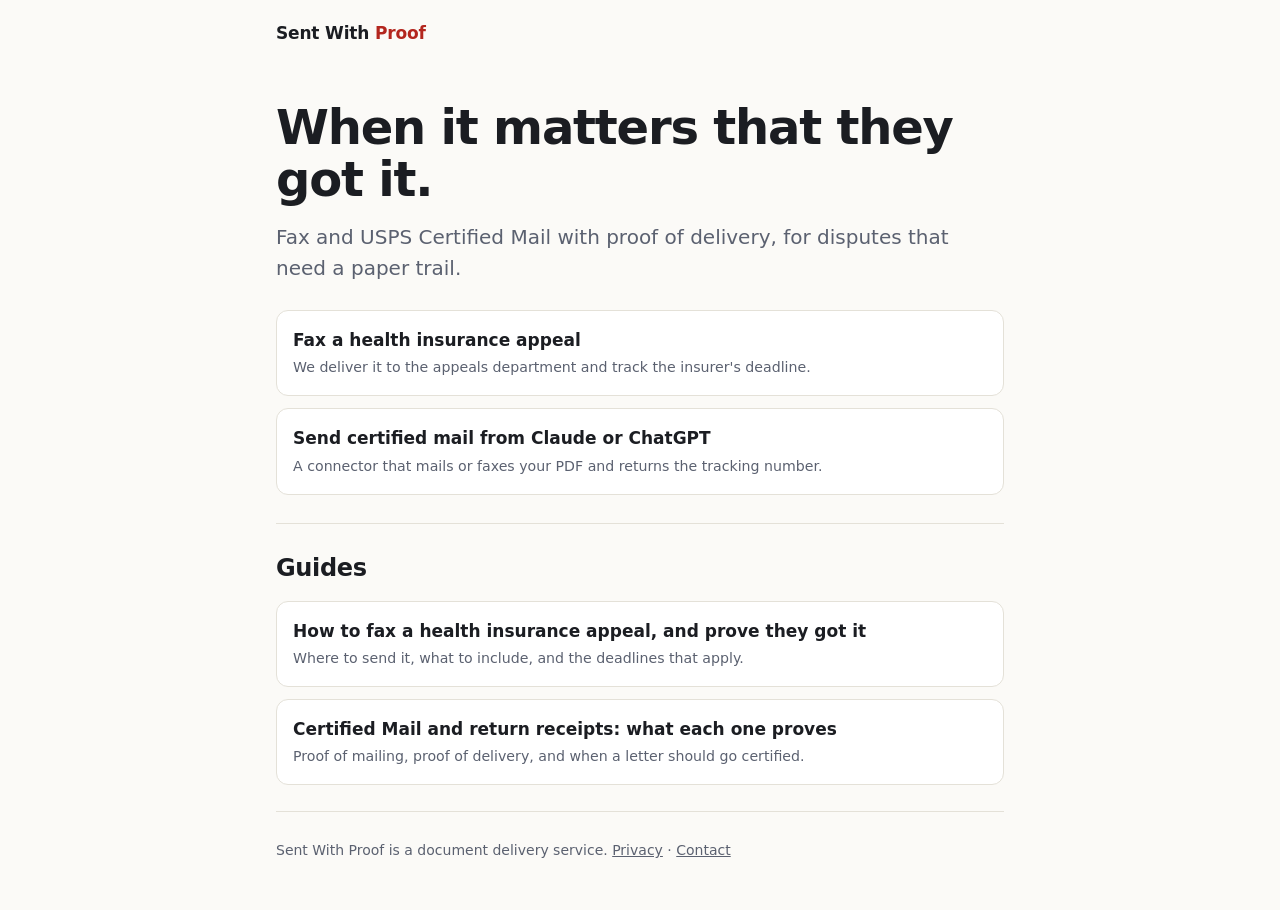
<file: index.html>
<!doctype html>
<html lang="en">
<head>
<meta charset="utf-8">
<meta name="viewport" content="width=device-width, initial-scale=1">
<title>Sent With Proof: fax and certified mail with proof of delivery</title>
<meta name="description" content="Fax and certified mail with proof of delivery, for disputes that need a paper trail.">
<link rel="canonical" href="https://sentwithproof.com/">
<meta property="og:title" content="Sent With Proof">
<meta property="og:description" content="Fax and USPS Certified Mail with proof of delivery, for disputes that need a paper trail.">
<meta property="og:type" content="website">
<link rel="icon" href="favicon.svg" type="image/svg+xml">
<meta property="og:image" content="https://sentwithproof.com/assets/og.png">
<meta name="twitter:card" content="summary_large_image">
<link rel="stylesheet" href="assets/site.css">
<script type="application/ld+json">
{"@context": "https://schema.org", "@graph": [{"@type": "Organization", "name": "Sent With Proof", "url": "https://sentwithproof.com/", "email": "hello@sentwithproof.com", "logo": "https://sentwithproof.com/assets/og.png"}, {"@type": "WebSite", "name": "Sent With Proof", "url": "https://sentwithproof.com/"}]}
</script>
<script src="assets/config.js"></script>
</head>
<body data-variant="home">
<div class="wrap">
  <header class="top">
    <a class="brand" href="./">Sent With <span>Proof</span></a>
  </header>
  <main>
    <div class="hero">
      <h1>When it matters that they got it.</h1>
      <p class="lede">Fax and USPS Certified Mail with proof of delivery, for disputes that need a paper trail.</p>
      <div class="cards">
        <a href="appeal/"><b>Fax a health insurance appeal</b><small>We deliver it to the appeals department and track the insurer's deadline.</small></a>
        <a href="claude/"><b>Send certified mail from Claude or ChatGPT</b><small>A connector that mails or faxes your PDF and returns the tracking number.</small></a>
      </div>
    </div>
    <section>
      <h2>Guides</h2>
      <div class="cards">
        <a href="guides/fax-insurance-appeal/"><b>How to fax a health insurance appeal, and prove they got it</b><small>Where to send it, what to include, and the deadlines that apply.</small></a>
        <a href="guides/certified-mail-return-receipt/"><b>Certified Mail and return receipts: what each one proves</b><small>Proof of mailing, proof of delivery, and when a letter should go certified.</small></a>
      </div>
    </section>
  </main>
  <footer>Sent With Proof is a document delivery service. <a href="privacy/">Privacy</a> · <a href="mailto:hello@sentwithproof.com">Contact</a></footer>
</div>
<script src="assets/site.js"></script>
</body>
</html>
</file>
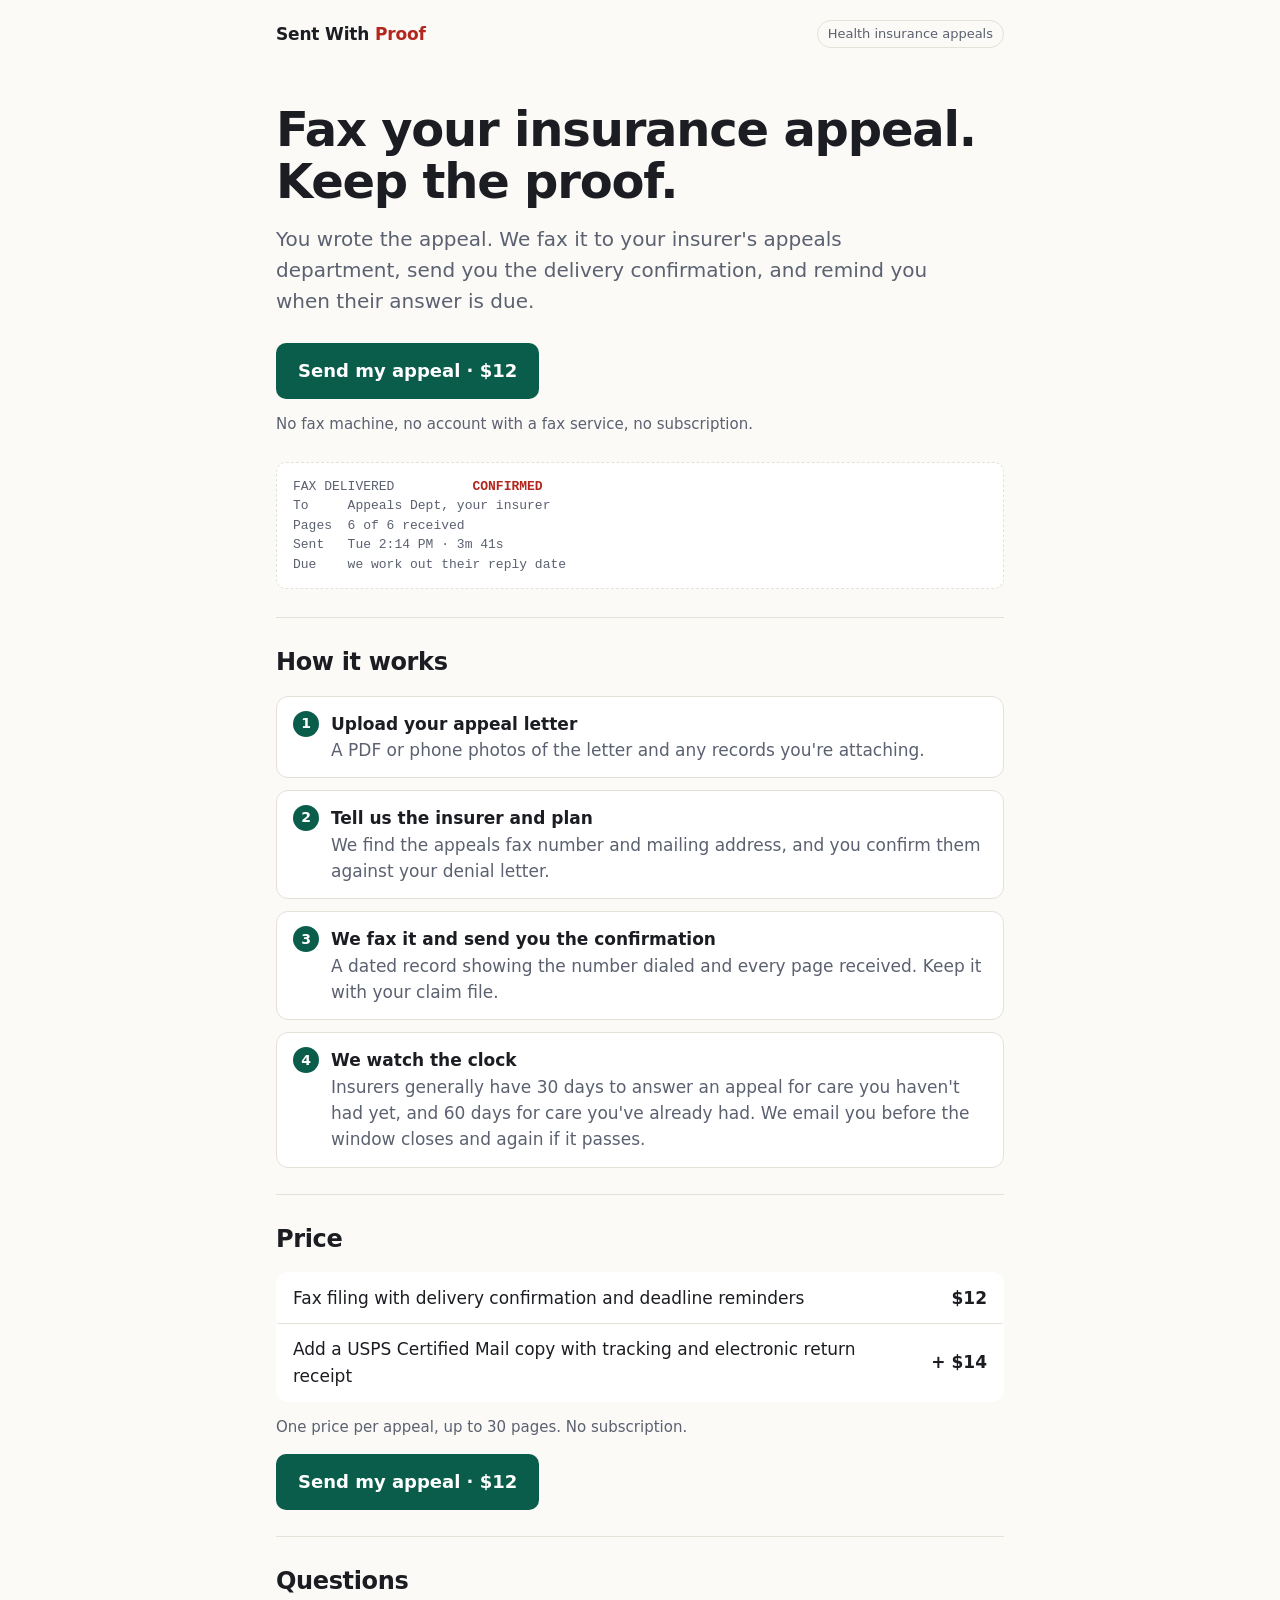
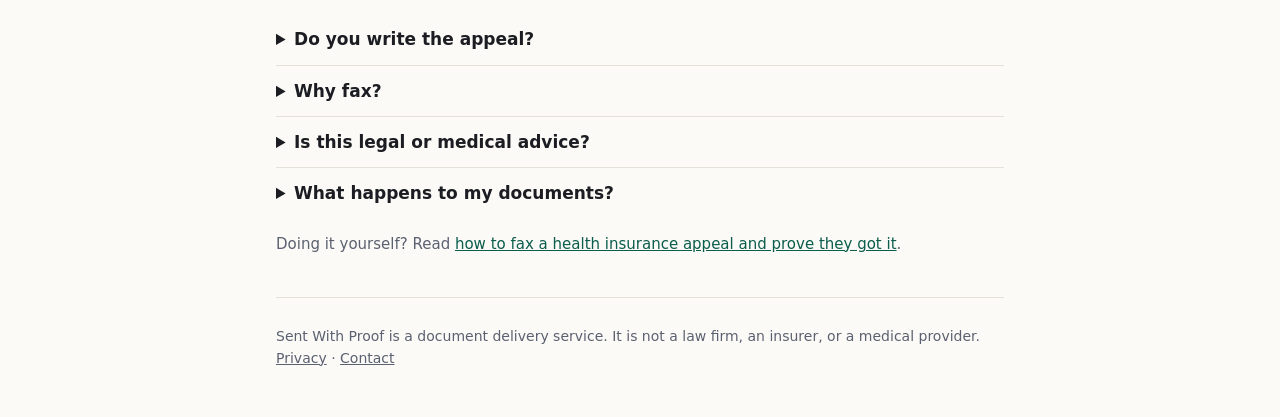
<file: appeal/index.html>
<!doctype html>
<html lang="en">
<head>
<meta charset="utf-8">
<meta name="viewport" content="width=device-width, initial-scale=1">
<title>Fax your insurance appeal, with proof | Sent With Proof</title>
<meta name="description" content="You wrote the appeal. We fax it to your insurer's appeals department, send you the delivery confirmation, and remind you when their answer is due. $12.">
<link rel="canonical" href="https://sentwithproof.com/appeal/">
<meta property="og:title" content="Fax your insurance appeal, with proof">
<meta property="og:description" content="We fax your appeal to the right department, send you the confirmation, and track the insurer's deadline. $12.">
<meta property="og:type" content="website">
<link rel="icon" href="../favicon.svg" type="image/svg+xml">
<meta property="og:image" content="https://sentwithproof.com/assets/og.png">
<meta name="twitter:card" content="summary_large_image">
<link rel="stylesheet" href="../assets/site.css">
<script type="application/ld+json">
{"@context": "https://schema.org", "@type": "FAQPage", "mainEntity": [{"@type": "Question", "name": "Do you write the appeal?", "acceptedAnswer": {"@type": "Answer", "text": "No. This is for people who already have their letter, whether you wrote it yourself, with your doctor's office, or with an AI assistant. We handle delivery and proof."}}, {"@type": "Question", "name": "Why fax?", "acceptedAnswer": {"@type": "Answer", "text": "Most insurers list a fax number for appeals, it arrives the same day, and the confirmation shows the date, time and page count. That record matters if the insurer later says nothing arrived or that you missed the deadline."}}, {"@type": "Question", "name": "Is this legal or medical advice?", "acceptedAnswer": {"@type": "Answer", "text": "No. We are a delivery service. We don't review the merits of your appeal or represent you with your insurer."}}, {"@type": "Question", "name": "What happens to my documents?", "acceptedAnswer": {"@type": "Answer", "text": "They are used to send your appeal and produce your confirmation, and for nothing else. You'll be able to delete them at any time."}}]}
</script>
<script src="../assets/config.js"></script>
</head>
<body data-variant="appeal">
<div class="wrap">
  <header class="top">
    <a class="brand" href="../">Sent With <span>Proof</span></a>
    <span class="tag">Health insurance appeals</span>
  </header>

  <main>
    <div class="hero">
      <h1>Fax your insurance appeal. Keep the proof.</h1>
      <p class="lede">You wrote the appeal. We fax it to your insurer's appeals department, send you the delivery confirmation, and remind you when their answer is due.</p>
      <div class="cta-row">
        <button class="cta" data-cta="hero_send_appeal" data-price="12">Send my appeal · $12</button>
        <span class="cta-note">No fax machine, no account with a fax service, no subscription.</span>
      </div>
      <div class="receipt" aria-label="Example delivery confirmation">FAX DELIVERED          <b>CONFIRMED</b>
To     Appeals Dept, your insurer
Pages  6 of 6 received
Sent   Tue 2:14 PM · 3m 41s
Due    we work out their reply date</div>
    </div>

    <section>
      <h2>How it works</h2>
      <ol class="steps">
        <li><b>Upload your appeal letter</b><span>A PDF or phone photos of the letter and any records you're attaching.</span></li>
        <li><b>Tell us the insurer and plan</b><span>We find the appeals fax number and mailing address, and you confirm them against your denial letter.</span></li>
        <li><b>We fax it and send you the confirmation</b><span>A dated record showing the number dialed and every page received. Keep it with your claim file.</span></li>
        <li><b>We watch the clock</b><span>Insurers generally have 30 days to answer an appeal for care you haven't had yet, and 60 days for care you've already had. We email you before the window closes and again if it passes.</span></li>
      </ol>
    </section>

    <section>
      <h2>Price</h2>
      <table class="price">
        <tr><td>Fax filing with delivery confirmation and deadline reminders</td><td>$12</td></tr>
        <tr><td>Add a USPS Certified Mail copy with tracking and electronic return receipt</td><td>+ $14</td></tr>
      </table>
      <p class="cta-note" style="margin-top:14px">One price per appeal, up to 30 pages. No subscription.</p>
      <div class="cta-row" style="margin-top:8px">
        <button class="cta" data-cta="price_send_appeal" data-price="12">Send my appeal · $12</button>
      </div>
    </section>

    <section>
      <h2>Questions</h2>
      <details>
        <summary>Do you write the appeal?</summary>
        <p>No. This is for people who already have their letter, whether you wrote it yourself, with your doctor's office, or with an AI assistant. We handle delivery and proof.</p>
      </details>
      <details>
        <summary>Why fax?</summary>
        <p>Most insurers list a fax number for appeals, it arrives the same day, and the confirmation shows the date, time and page count. That record matters if the insurer later says nothing arrived or that you missed the deadline.</p>
      </details>
      <details>
        <summary>Is this legal or medical advice?</summary>
        <p>No. We are a delivery service. We don't review the merits of your appeal or represent you with your insurer.</p>
      </details>
      <details>
        <summary>What happens to my documents?</summary>
        <p>They are used to send your appeal and produce your confirmation, and for nothing else. You'll be able to delete them at any time.</p>
      </details>
      <p class="more">Doing it yourself? Read <a href="../guides/fax-insurance-appeal/">how to fax a health insurance appeal and prove they got it</a>.</p>
    </section>
  </main>

  <footer>
    Sent With Proof is a document delivery service. It is not a law firm, an insurer, or a medical provider. <a href="../privacy/">Privacy</a> · <a href="mailto:hello@sentwithproof.com">Contact</a>
  </footer>
</div>

<dialog id="waitlist" aria-labelledby="wl-title">
  <div class="dlg">
    <form id="waitlist-form" novalidate>
      <h3 id="wl-title">We're opening to a first small group</h3>
      <p>We aren't taking payment yet. Leave your email and we'll send your invite, with the first filing free.</p>
      <label for="wl-email">Email</label>
      <input id="wl-email" name="email" type="email" autocomplete="email" required placeholder="you@example.com">
      <input class="hp" name="company" tabindex="-1" autocomplete="off" aria-hidden="true">
      <div class="row">
        <button class="cta" type="submit">Send my invite</button>
        <button class="ghost" type="button" data-close>Not now</button>
      </div>
      <p class="fine">You have not been charged. We'll only email you about this service.</p>
    </form>
    <div id="waitlist-done" hidden>
      <h3>You're on the list</h3>
      <p>We'll email your invite as soon as a spot opens. Nothing has been charged.</p>
      <div class="row"><button class="ghost" type="button" data-close>Close</button></div>
    </div>
  </div>
</dialog>
<script src="../assets/site.js"></script>
</body>
</html>
</file>
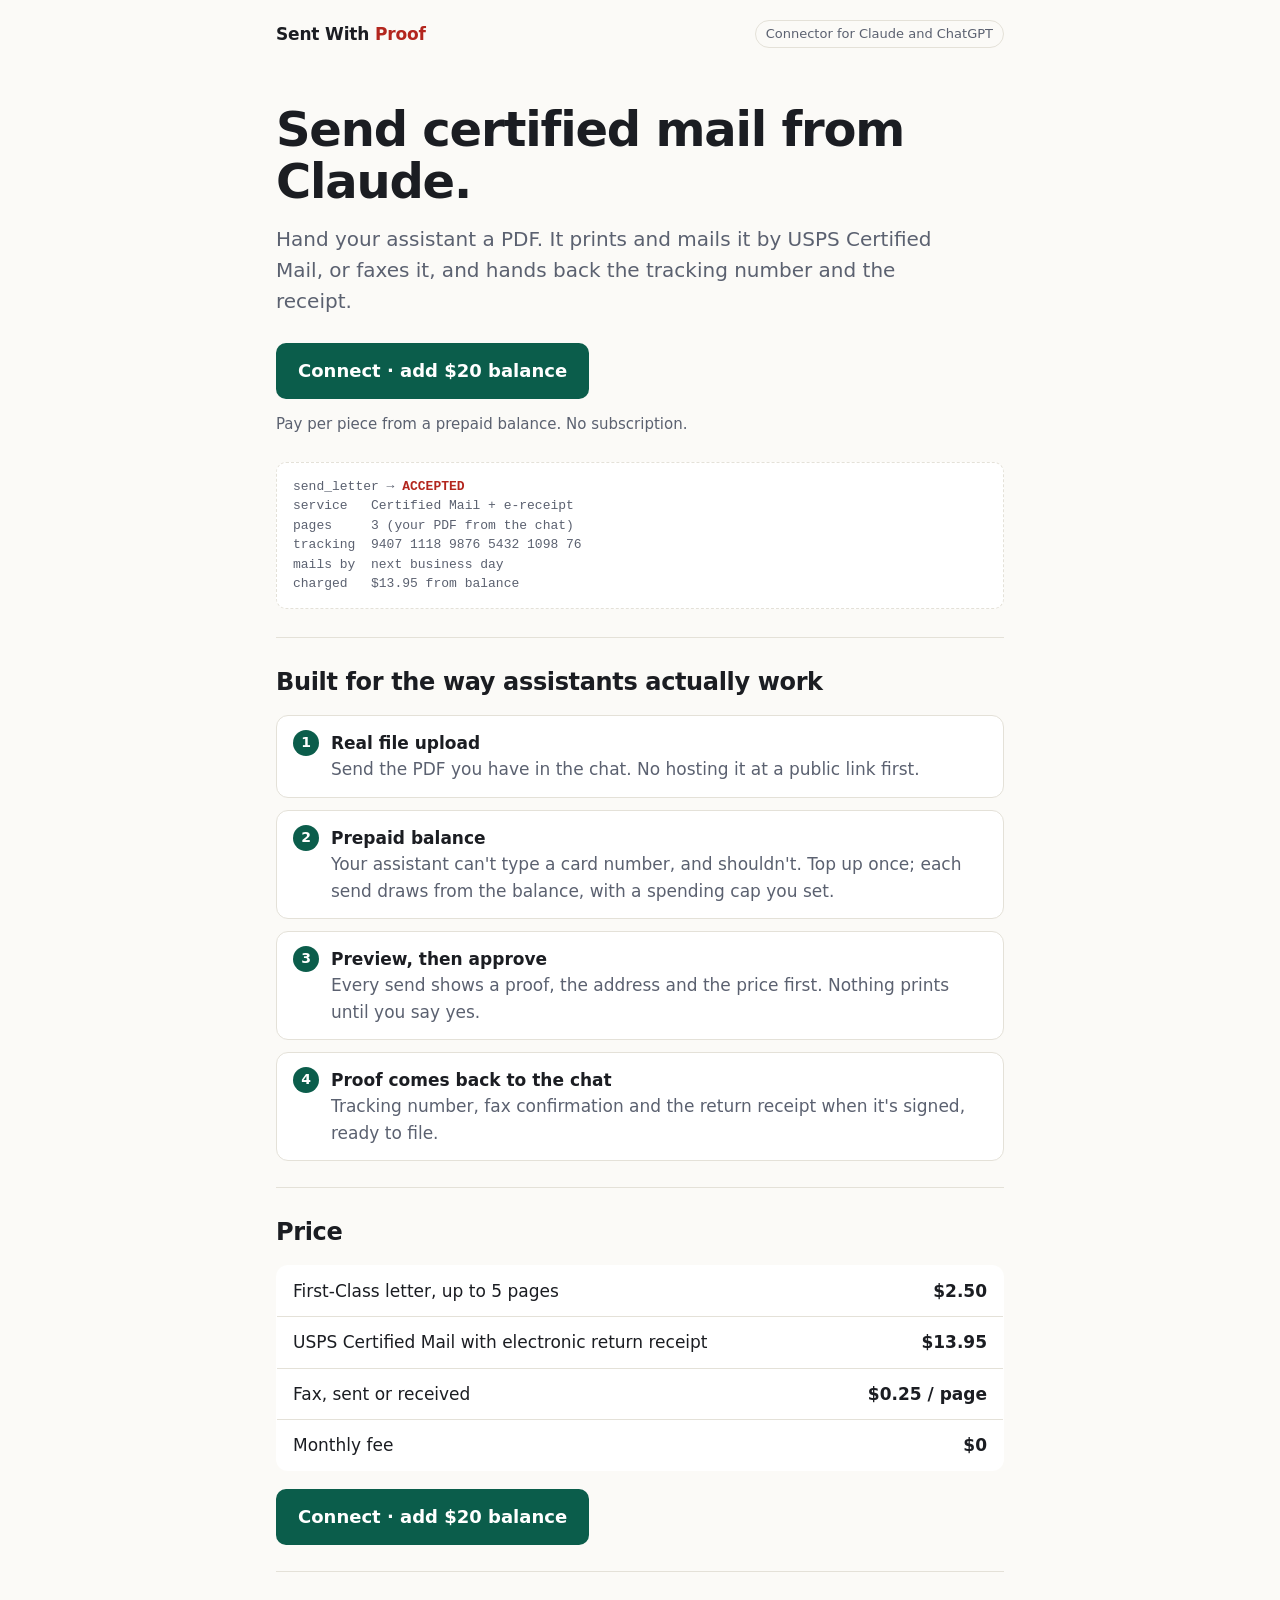
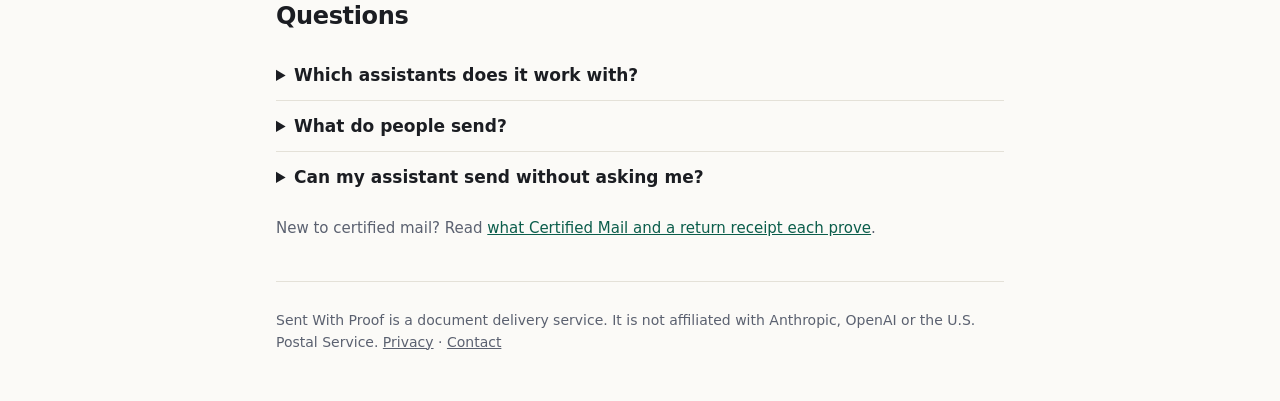
<file: claude/index.html>
<!doctype html>
<html lang="en">
<head>
<meta charset="utf-8">
<meta name="viewport" content="width=device-width, initial-scale=1">
<title>Send certified mail and faxes from Claude | Sent With Proof</title>
<meta name="description" content="A connector for Claude and ChatGPT that prints and mails your PDF by USPS Certified Mail, or faxes it, and hands back the tracking number.">
<link rel="canonical" href="https://sentwithproof.com/claude/">
<meta property="og:title" content="Send certified mail and faxes from Claude">
<meta property="og:description" content="Hand your AI assistant a PDF. It mails or faxes it and returns the tracking number.">
<meta property="og:type" content="website">
<link rel="icon" href="../favicon.svg" type="image/svg+xml">
<meta property="og:image" content="https://sentwithproof.com/assets/og.png">
<meta name="twitter:card" content="summary_large_image">
<link rel="stylesheet" href="../assets/site.css">
<script type="application/ld+json">
{"@context": "https://schema.org", "@type": "FAQPage", "mainEntity": [{"@type": "Question", "name": "Which assistants does it work with?", "acceptedAnswer": {"@type": "Answer", "text": "Any client that supports remote MCP connectors, including Claude, Claude Code and ChatGPT."}}, {"@type": "Question", "name": "What do people send?", "acceptedAnswer": {"@type": "Answer", "text": "Landlord notices, demand letters, billing disputes, cancellation letters, records requests, and anything else where you need to show it was sent and received."}}, {"@type": "Question", "name": "Can my assistant send without asking me?", "acceptedAnswer": {"@type": "Answer", "text": "Not by default. Each send needs your approval unless you set a rule that allows it, and a monthly cap limits the total either way."}}]}
</script>
<script src="../assets/config.js"></script>
</head>
<body data-variant="claude">
<div class="wrap">
  <header class="top">
    <a class="brand" href="../">Sent With <span>Proof</span></a>
    <span class="tag">Connector for Claude and ChatGPT</span>
  </header>

  <main>
    <div class="hero">
      <h1>Send certified mail from Claude.</h1>
      <p class="lede">Hand your assistant a PDF. It prints and mails it by USPS Certified Mail, or faxes it, and hands back the tracking number and the receipt.</p>
      <div class="cta-row">
        <button class="cta" data-cta="hero_connect" data-price="20">Connect · add $20 balance</button>
        <span class="cta-note">Pay per piece from a prepaid balance. No subscription.</span>
      </div>
      <div class="receipt" aria-label="Example tool result">send_letter → <b>ACCEPTED</b>
service   Certified Mail + e-receipt
pages     3 (your PDF from the chat)
tracking  9407 1118 9876 5432 1098 76
mails by  next business day
charged   $13.95 from balance</div>
    </div>

    <section>
      <h2>Built for the way assistants actually work</h2>
      <ol class="steps">
        <li><b>Real file upload</b><span>Send the PDF you have in the chat. No hosting it at a public link first.</span></li>
        <li><b>Prepaid balance</b><span>Your assistant can't type a card number, and shouldn't. Top up once; each send draws from the balance, with a spending cap you set.</span></li>
        <li><b>Preview, then approve</b><span>Every send shows a proof, the address and the price first. Nothing prints until you say yes.</span></li>
        <li><b>Proof comes back to the chat</b><span>Tracking number, fax confirmation and the return receipt when it's signed, ready to file.</span></li>
      </ol>
    </section>

    <section>
      <h2>Price</h2>
      <table class="price">
        <tr><td>First-Class letter, up to 5 pages</td><td>$2.50</td></tr>
        <tr><td>USPS Certified Mail with electronic return receipt</td><td>$13.95</td></tr>
        <tr><td>Fax, sent or received</td><td>$0.25 / page</td></tr>
        <tr><td>Monthly fee</td><td>$0</td></tr>
      </table>
      <div class="cta-row" style="margin-top:18px">
        <button class="cta" data-cta="price_connect" data-price="20">Connect · add $20 balance</button>
      </div>
    </section>

    <section>
      <h2>Questions</h2>
      <details>
        <summary>Which assistants does it work with?</summary>
        <p>Any client that supports remote MCP connectors, including Claude, Claude Code and ChatGPT.</p>
      </details>
      <details>
        <summary>What do people send?</summary>
        <p>Landlord notices, demand letters, billing disputes, cancellation letters, records requests, and anything else where you need to show it was sent and received.</p>
      </details>
      <details>
        <summary>Can my assistant send without asking me?</summary>
        <p>Not by default. Each send needs your approval unless you set a rule that allows it, and a monthly cap limits the total either way.</p>
      </details>
      <p class="more">New to certified mail? Read <a href="../guides/certified-mail-return-receipt/">what Certified Mail and a return receipt each prove</a>.</p>
    </section>
  </main>

  <footer>
    Sent With Proof is a document delivery service. It is not affiliated with Anthropic, OpenAI or the U.S. Postal Service. <a href="../privacy/">Privacy</a> · <a href="mailto:hello@sentwithproof.com">Contact</a>
  </footer>
</div>

<dialog id="waitlist" aria-labelledby="wl-title">
  <div class="dlg">
    <form id="waitlist-form" novalidate>
      <h3 id="wl-title">The connector is in private beta</h3>
      <p>We aren't taking payment yet. Leave your email and we'll send the connector URL with $5 of starting balance.</p>
      <label for="wl-email">Email</label>
      <input id="wl-email" name="email" type="email" autocomplete="email" required placeholder="you@example.com">
      <input class="hp" name="company" tabindex="-1" autocomplete="off" aria-hidden="true">
      <div class="row">
        <button class="cta" type="submit">Send my invite</button>
        <button class="ghost" type="button" data-close>Not now</button>
      </div>
      <p class="fine">You have not been charged. We'll only email you about this service.</p>
    </form>
    <div id="waitlist-done" hidden>
      <h3>You're on the list</h3>
      <p>We'll email the connector URL as soon as a spot opens. Nothing has been charged.</p>
      <div class="row"><button class="ghost" type="button" data-close>Close</button></div>
    </div>
  </div>
</dialog>
<script src="../assets/site.js"></script>
</body>
</html>
</file>
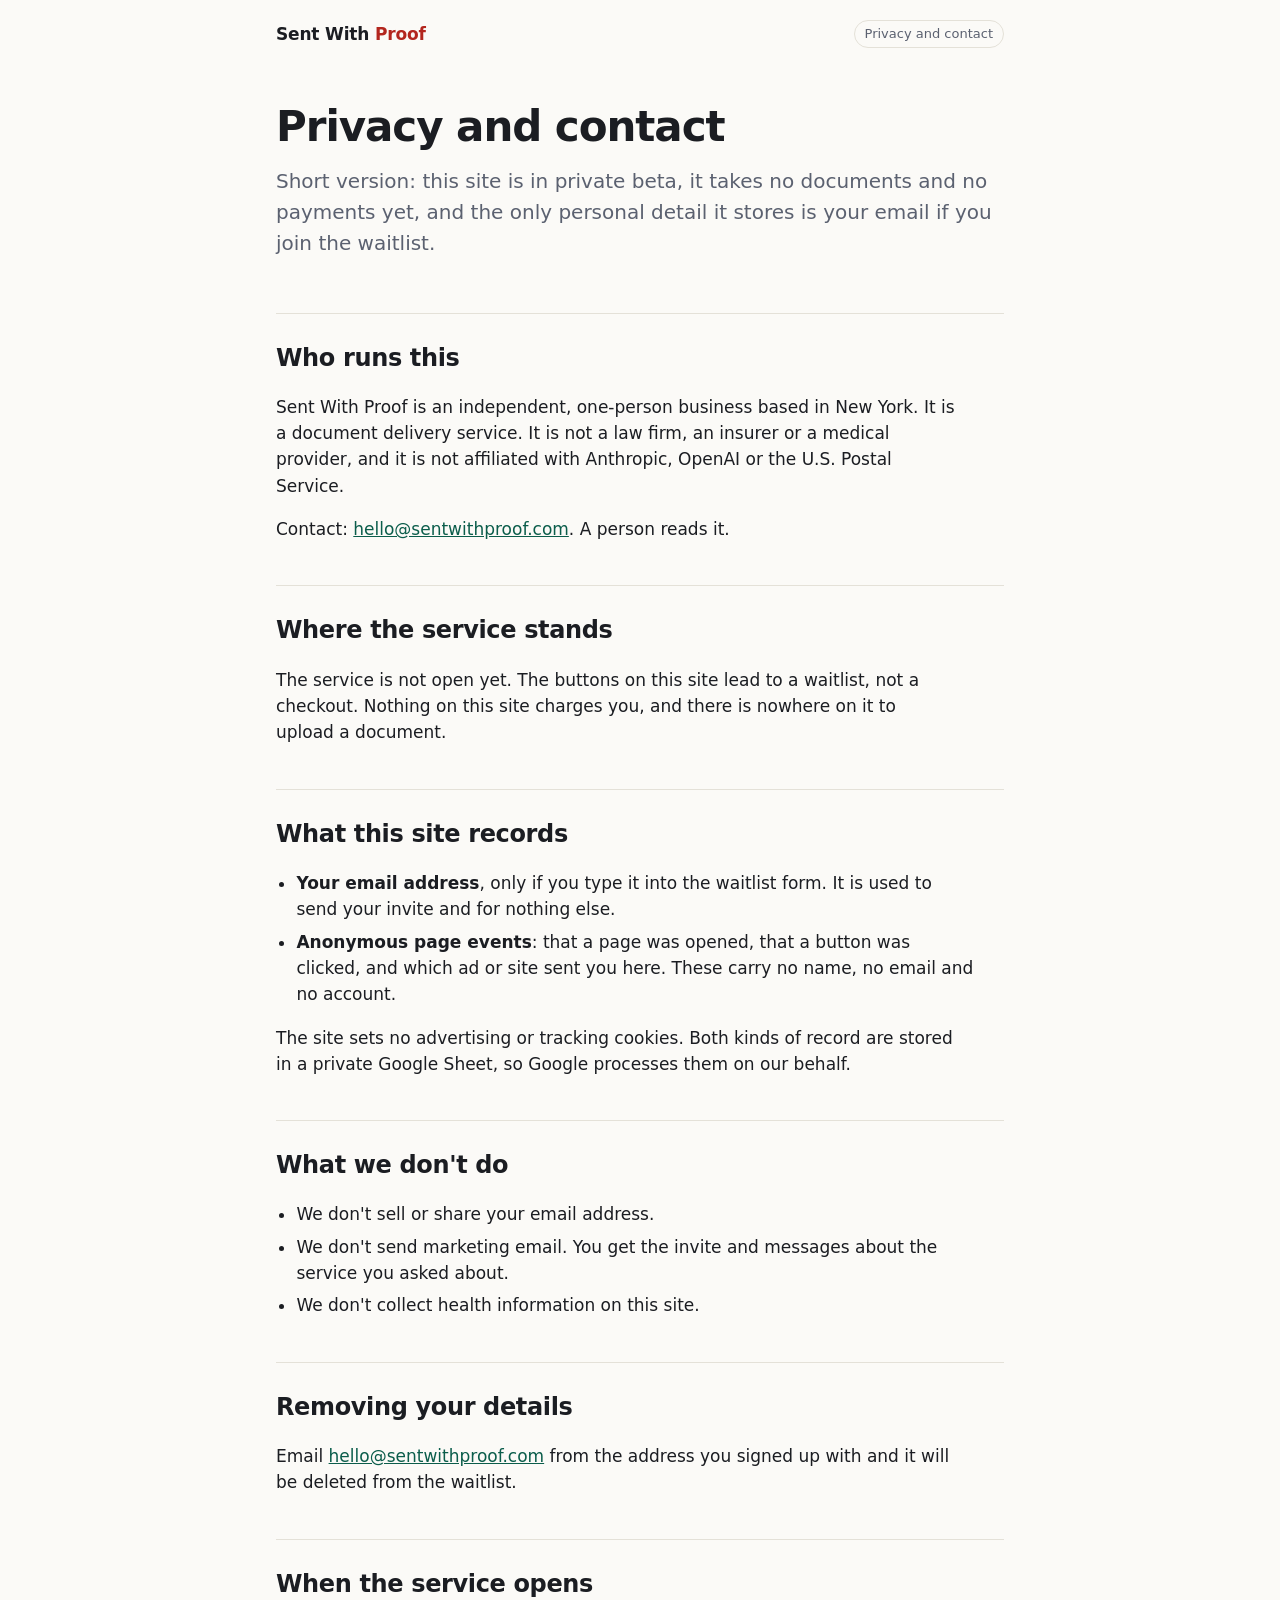
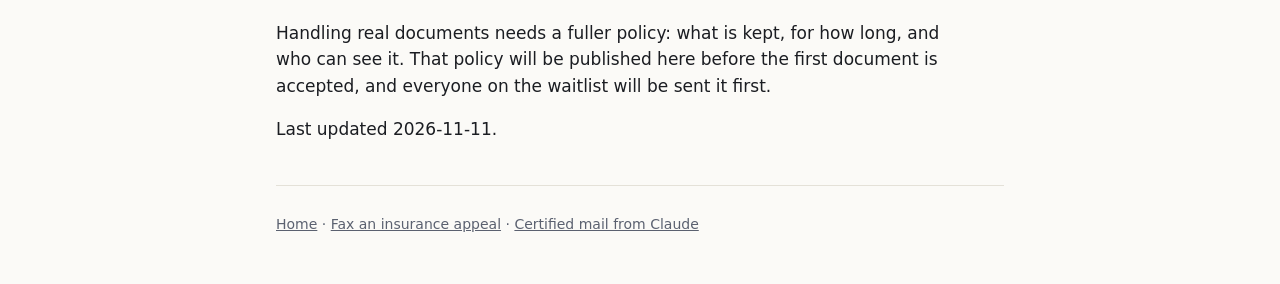
<file: privacy/index.html>
<!doctype html>
<html lang="en">
<head>
<meta charset="utf-8">
<meta name="viewport" content="width=device-width, initial-scale=1">
<title>Privacy and contact | Sent With Proof</title>
<meta name="description" content="What Sent With Proof collects on this site, what it does with it, who runs it and how to reach us.">
<link rel="canonical" href="https://sentwithproof.com/privacy/">
<link rel="icon" href="../favicon.svg" type="image/svg+xml">
<link rel="stylesheet" href="../assets/site.css">
<script src="../assets/config.js"></script>
</head>
<body data-variant="privacy">
<div class="wrap">
  <header class="top">
    <a class="brand" href="../">Sent With <span>Proof</span></a>
    <span class="tag">Privacy and contact</span>
  </header>

  <main class="prose">
    <div class="hero">
      <h1>Privacy and contact</h1>
      <p class="lede">Short version: this site is in private beta, it takes no documents and no payments yet, and the only personal detail it stores is your email if you join the waitlist.</p>
    </div>

    <section>
      <h2>Who runs this</h2>
      <p>Sent With Proof is an independent, one-person business based in New York. It is a document delivery service. It is not a law firm, an insurer or a medical provider, and it is not affiliated with Anthropic, OpenAI or the U.S. Postal Service.</p>
      <p>Contact: <a href="mailto:hello@sentwithproof.com">hello@sentwithproof.com</a>. A person reads it.</p>
    </section>

    <section>
      <h2>Where the service stands</h2>
      <p>The service is not open yet. The buttons on this site lead to a waitlist, not a checkout. Nothing on this site charges you, and there is nowhere on it to upload a document.</p>
    </section>

    <section>
      <h2>What this site records</h2>
      <ul>
        <li><b>Your email address</b>, only if you type it into the waitlist form. It is used to send your invite and for nothing else.</li>
        <li><b>Anonymous page events</b>: that a page was opened, that a button was clicked, and which ad or site sent you here. These carry no name, no email and no account.</li>
      </ul>
      <p>The site sets no advertising or tracking cookies. Both kinds of record are stored in a private Google Sheet, so Google processes them on our behalf.</p>
    </section>

    <section>
      <h2>What we don't do</h2>
      <ul>
        <li>We don't sell or share your email address.</li>
        <li>We don't send marketing email. You get the invite and messages about the service you asked about.</li>
        <li>We don't collect health information on this site.</li>
      </ul>
    </section>

    <section>
      <h2>Removing your details</h2>
      <p>Email <a href="mailto:hello@sentwithproof.com">hello@sentwithproof.com</a> from the address you signed up with and it will be deleted from the waitlist.</p>
    </section>

    <section>
      <h2>When the service opens</h2>
      <p>Handling real documents needs a fuller policy: what is kept, for how long, and who can see it. That policy will be published here before the first document is accepted, and everyone on the waitlist will be sent it first.</p>
      <p>Last updated 2026-11-11.</p>
    </section>
  </main>

  <footer>
    <a href="../">Home</a> · <a href="../appeal/">Fax an insurance appeal</a> · <a href="../claude/">Certified mail from Claude</a>
  </footer>
</div>
<script src="../assets/site.js"></script>
</body>
</html>
</file>
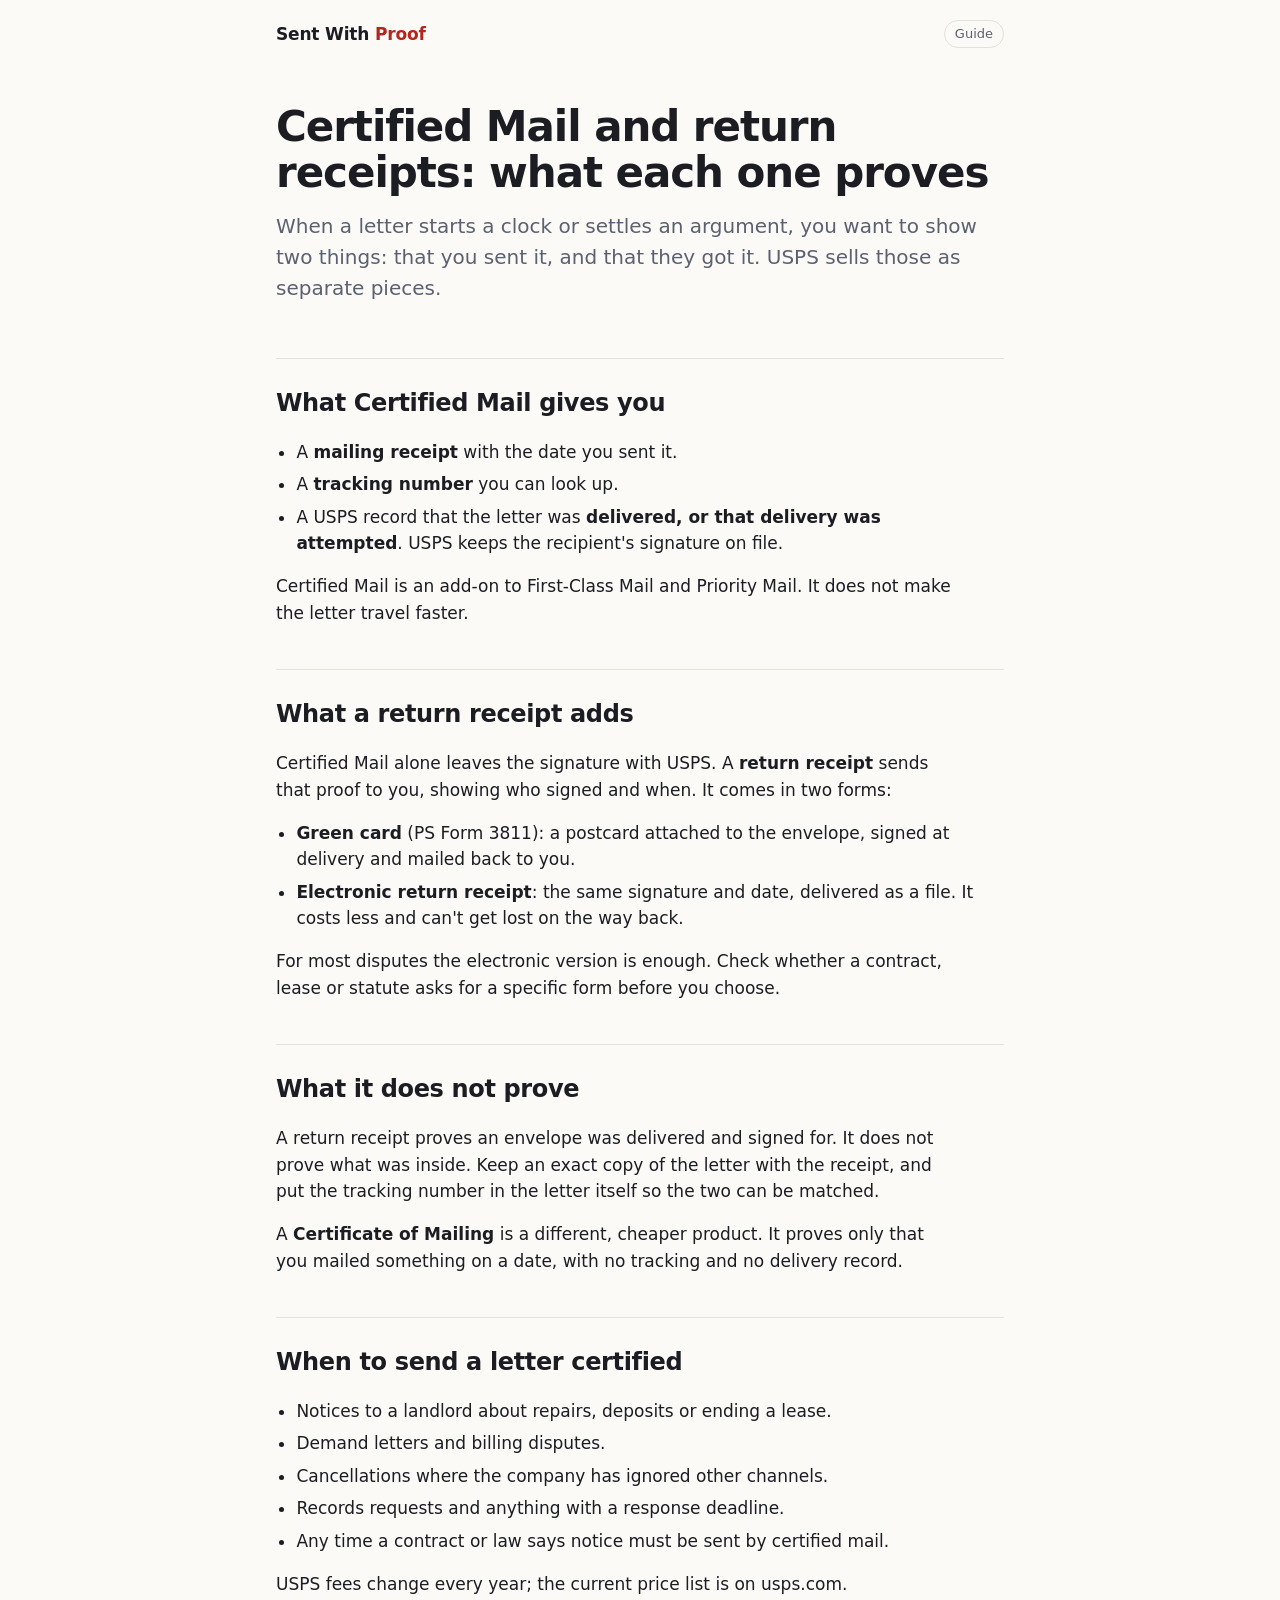
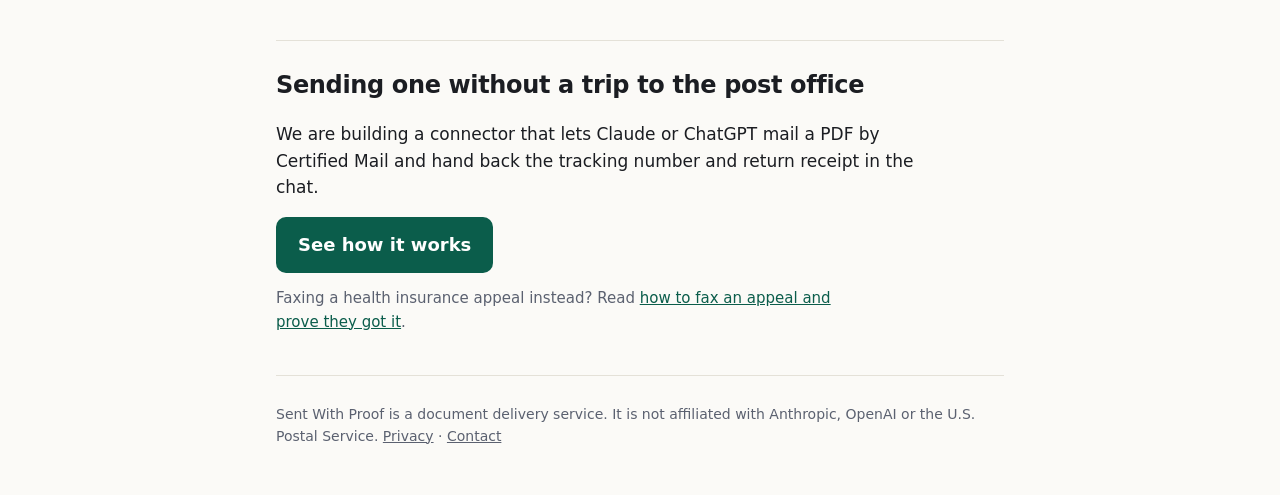
<file: guides/certified-mail-return-receipt/index.html>
<!doctype html>
<html lang="en">
<head>
<meta charset="utf-8">
<meta name="viewport" content="width=device-width, initial-scale=1">
<title>Certified Mail and return receipts: what each one proves | Sent With Proof</title>
<meta name="description" content="What USPS Certified Mail proves, what a return receipt adds, electronic vs. green card, and when a dispute letter should go certified.">
<link rel="canonical" href="https://sentwithproof.com/guides/certified-mail-return-receipt/">
<meta property="og:title" content="Certified Mail and return receipts: what each one proves">
<meta property="og:description" content="Proof of mailing, proof of delivery, and when a letter should go certified.">
<meta property="og:type" content="article">
<meta property="og:image" content="https://sentwithproof.com/assets/og.png">
<link rel="icon" href="../../favicon.svg" type="image/svg+xml">
<link rel="stylesheet" href="../../assets/site.css">
<script src="../../assets/config.js"></script>
<script type="application/ld+json">
{"@context":"https://schema.org","@type":"FAQPage","mainEntity":[
{"@type":"Question","name":"What does USPS Certified Mail prove?","acceptedAnswer":{"@type":"Answer","text":"Certified Mail gives you a mailing receipt, a tracking number, and a USPS record that the letter was delivered or that delivery was attempted. USPS keeps the delivery record, including the recipient's signature."}},
{"@type":"Question","name":"What does a return receipt add?","acceptedAnswer":{"@type":"Answer","text":"A return receipt sends the proof of delivery to you: the signature of the person who accepted the letter and the date. It comes as a mailed green card (PS Form 3811) or as an electronic copy."}},
{"@type":"Question","name":"Is a Certificate of Mailing the same as Certified Mail?","acceptedAnswer":{"@type":"Answer","text":"No. A Certificate of Mailing proves only that you mailed something on a given date. It has no tracking and no delivery record."}}
]}
</script>
</head>
<body data-variant="guide-certified-mail">
<div class="wrap">
  <header class="top">
    <a class="brand" href="../../">Sent With <span>Proof</span></a>
    <span class="tag">Guide</span>
  </header>

  <main class="prose">
    <div class="hero">
      <h1>Certified Mail and return receipts: what each one proves</h1>
      <p class="lede">When a letter starts a clock or settles an argument, you want to show two things: that you sent it, and that they got it. USPS sells those as separate pieces.</p>
    </div>

    <section>
      <h2>What Certified Mail gives you</h2>
      <ul>
        <li>A <b>mailing receipt</b> with the date you sent it.</li>
        <li>A <b>tracking number</b> you can look up.</li>
        <li>A USPS record that the letter was <b>delivered, or that delivery was attempted</b>. USPS keeps the recipient's signature on file.</li>
      </ul>
      <p>Certified Mail is an add-on to First-Class Mail and Priority Mail. It does not make the letter travel faster.</p>
    </section>

    <section>
      <h2>What a return receipt adds</h2>
      <p>Certified Mail alone leaves the signature with USPS. A <b>return receipt</b> sends that proof to you, showing who signed and when. It comes in two forms:</p>
      <ul>
        <li><b>Green card</b> (PS Form 3811): a postcard attached to the envelope, signed at delivery and mailed back to you.</li>
        <li><b>Electronic return receipt</b>: the same signature and date, delivered as a file. It costs less and can't get lost on the way back.</li>
      </ul>
      <p>For most disputes the electronic version is enough. Check whether a contract, lease or statute asks for a specific form before you choose.</p>
    </section>

    <section>
      <h2>What it does not prove</h2>
      <p>A return receipt proves an envelope was delivered and signed for. It does not prove what was inside. Keep an exact copy of the letter with the receipt, and put the tracking number in the letter itself so the two can be matched.</p>
      <p>A <b>Certificate of Mailing</b> is a different, cheaper product. It proves only that you mailed something on a date, with no tracking and no delivery record.</p>
    </section>

    <section>
      <h2>When to send a letter certified</h2>
      <ul>
        <li>Notices to a landlord about repairs, deposits or ending a lease.</li>
        <li>Demand letters and billing disputes.</li>
        <li>Cancellations where the company has ignored other channels.</li>
        <li>Records requests and anything with a response deadline.</li>
        <li>Any time a contract or law says notice must be sent by certified mail.</li>
      </ul>
      <p>USPS fees change every year; the current price list is on usps.com.</p>
    </section>

    <section>
      <h2>Sending one without a trip to the post office</h2>
      <p>We are building a connector that lets Claude or ChatGPT mail a PDF by Certified Mail and hand back the tracking number and return receipt in the chat.</p>
      <div class="cta-row">
        <a class="cta" href="../../claude/">See how it works</a>
      </div>
      <p class="cta-note" style="margin-top:14px">Faxing a health insurance appeal instead? Read <a href="../fax-insurance-appeal/">how to fax an appeal and prove they got it</a>.</p>
    </section>
  </main>

  <footer>
    Sent With Proof is a document delivery service. It is not affiliated with Anthropic, OpenAI or the U.S. Postal Service. <a href="../../privacy/">Privacy</a> · <a href="mailto:hello@sentwithproof.com">Contact</a>
  </footer>
</div>
<script src="../../assets/site.js"></script>
</body>
</html>
</file>
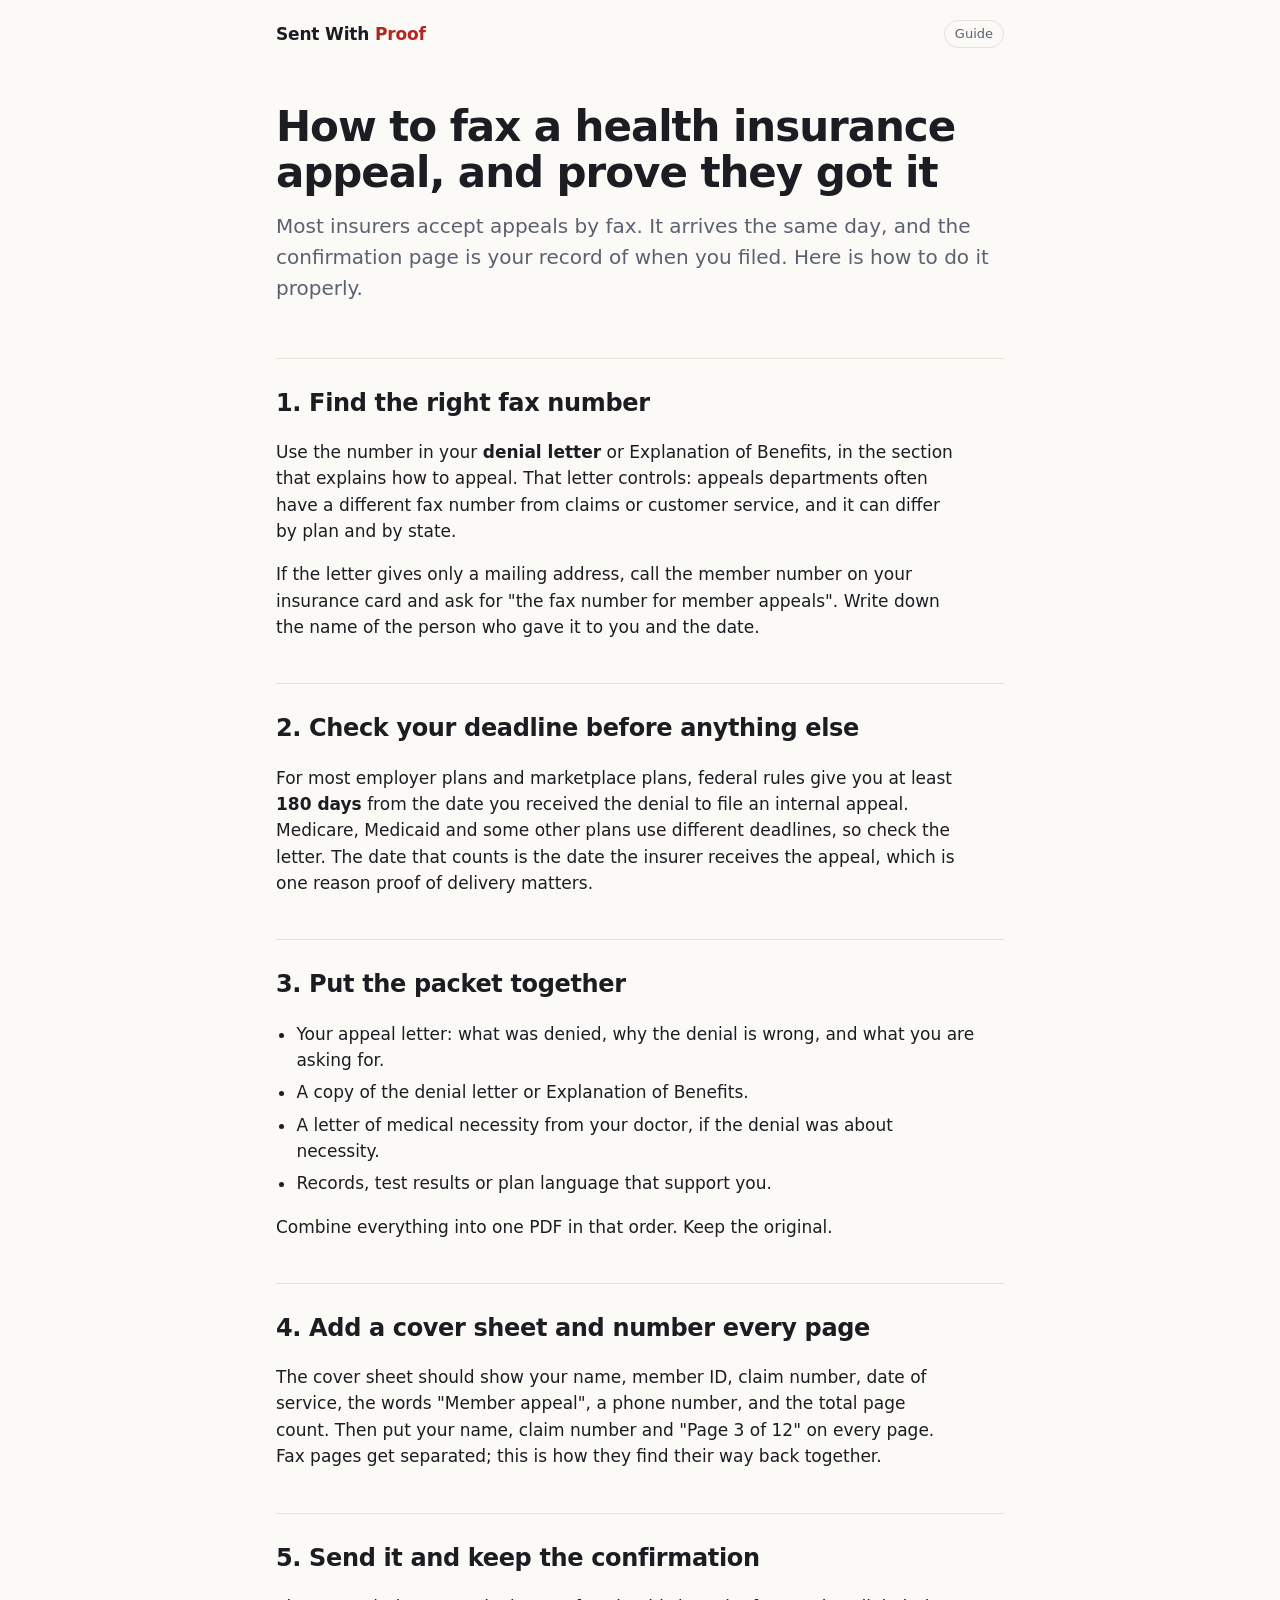
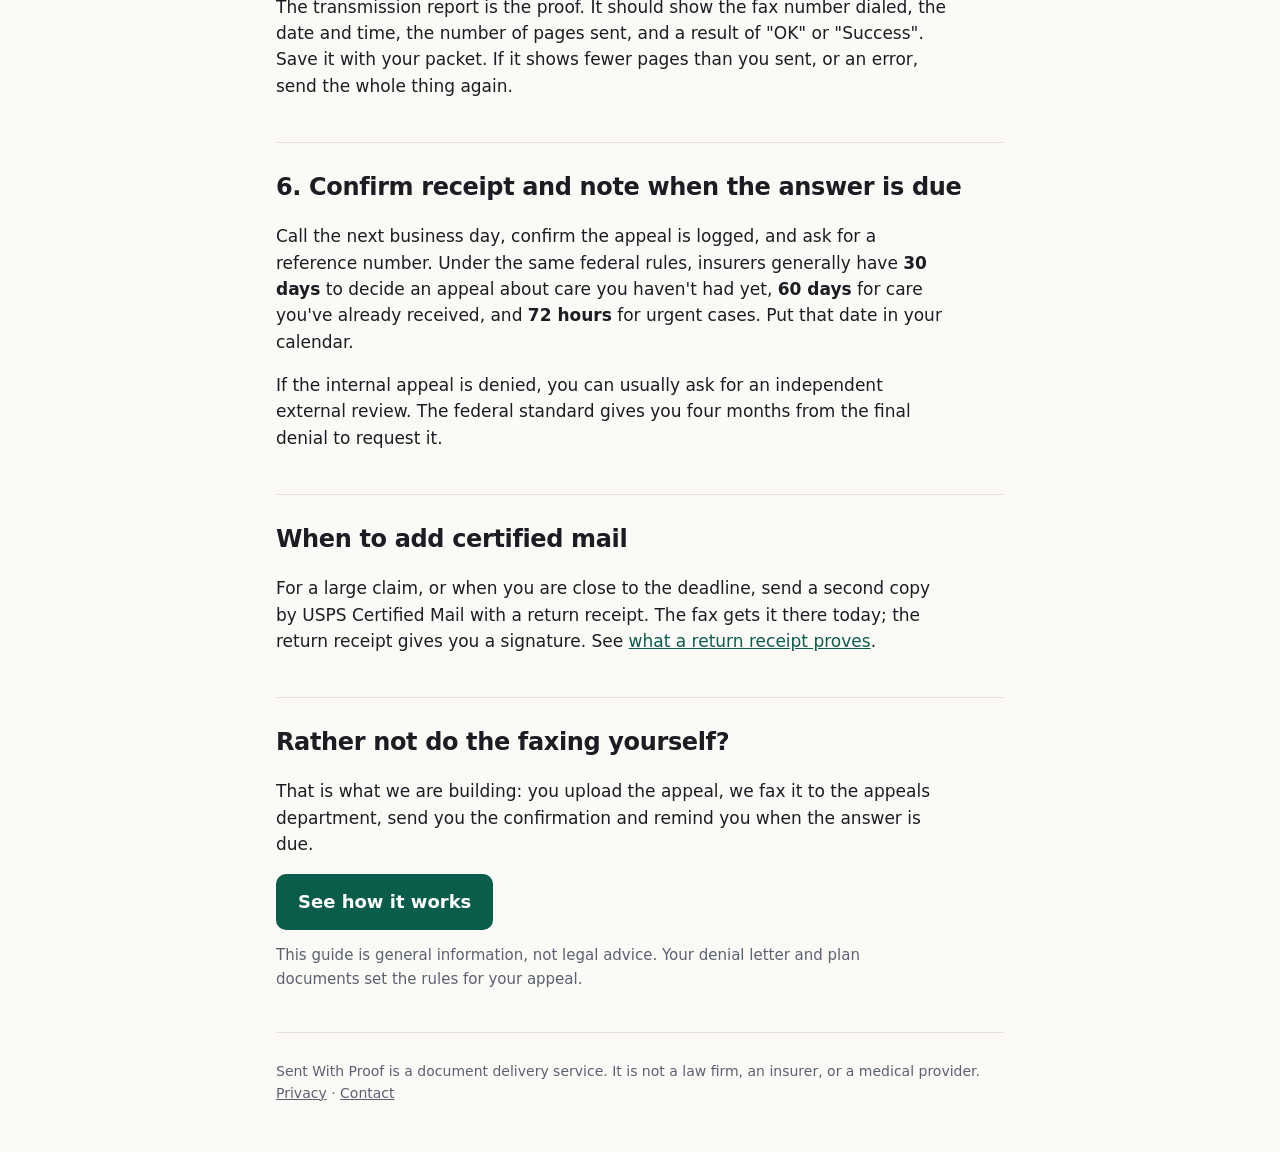
<file: guides/fax-insurance-appeal/index.html>
<!doctype html>
<html lang="en">
<head>
<meta charset="utf-8">
<meta name="viewport" content="width=device-width, initial-scale=1">
<title>How to fax a health insurance appeal (and prove they got it) | Sent With Proof</title>
<meta name="description" content="Step by step: where to find the appeals fax number, what to put on the cover sheet, the deadlines that apply, and how to keep proof that your insurer received your appeal.">
<link rel="canonical" href="https://sentwithproof.com/guides/fax-insurance-appeal/">
<meta property="og:title" content="How to fax a health insurance appeal (and prove they got it)">
<meta property="og:description" content="Where to send it, what to include, the deadlines, and how to keep proof of delivery.">
<meta property="og:type" content="article">
<meta property="og:image" content="https://sentwithproof.com/assets/og.png">
<link rel="icon" href="../../favicon.svg" type="image/svg+xml">
<link rel="stylesheet" href="../../assets/site.css">
<script src="../../assets/config.js"></script>
<script type="application/ld+json">
{"@context":"https://schema.org","@type":"HowTo","name":"How to fax a health insurance appeal","description":"Send a health insurance appeal by fax and keep proof that the insurer received it.","step":[
{"@type":"HowToStep","name":"Find the appeals fax number","text":"Use the fax number printed in the appeal instructions of your denial letter or Explanation of Benefits."},
{"@type":"HowToStep","name":"Assemble the packet","text":"Appeal letter, denial letter, supporting records and any letter of medical necessity, in one PDF."},
{"@type":"HowToStep","name":"Add a cover sheet and number every page","text":"Put your name, member ID, claim number and total page count on the cover sheet, and your name and claim number on every page."},
{"@type":"HowToStep","name":"Send it and keep the confirmation","text":"Keep the transmission report showing the number dialed, the date and time, and the page count."},
{"@type":"HowToStep","name":"Confirm receipt and note the deadline","text":"Call the insurer the next business day, ask for a reference number, and write down when their answer is due."}
]}
</script>
</head>
<body data-variant="guide-fax-appeal">
<div class="wrap">
  <header class="top">
    <a class="brand" href="../../">Sent With <span>Proof</span></a>
    <span class="tag">Guide</span>
  </header>

  <main class="prose">
    <div class="hero">
      <h1>How to fax a health insurance appeal, and prove they got it</h1>
      <p class="lede">Most insurers accept appeals by fax. It arrives the same day, and the confirmation page is your record of when you filed. Here is how to do it properly.</p>
    </div>

    <section>
      <h2>1. Find the right fax number</h2>
      <p>Use the number in your <b>denial letter</b> or Explanation of Benefits, in the section that explains how to appeal. That letter controls: appeals departments often have a different fax number from claims or customer service, and it can differ by plan and by state.</p>
      <p>If the letter gives only a mailing address, call the member number on your insurance card and ask for "the fax number for member appeals". Write down the name of the person who gave it to you and the date.</p>
    </section>

    <section>
      <h2>2. Check your deadline before anything else</h2>
      <p>For most employer plans and marketplace plans, federal rules give you at least <b>180 days</b> from the date you received the denial to file an internal appeal. Medicare, Medicaid and some other plans use different deadlines, so check the letter. The date that counts is the date the insurer receives the appeal, which is one reason proof of delivery matters.</p>
    </section>

    <section>
      <h2>3. Put the packet together</h2>
      <ul>
        <li>Your appeal letter: what was denied, why the denial is wrong, and what you are asking for.</li>
        <li>A copy of the denial letter or Explanation of Benefits.</li>
        <li>A letter of medical necessity from your doctor, if the denial was about necessity.</li>
        <li>Records, test results or plan language that support you.</li>
      </ul>
      <p>Combine everything into one PDF in that order. Keep the original.</p>
    </section>

    <section>
      <h2>4. Add a cover sheet and number every page</h2>
      <p>The cover sheet should show your name, member ID, claim number, date of service, the words "Member appeal", a phone number, and the total page count. Then put your name, claim number and "Page 3 of 12" on every page. Fax pages get separated; this is how they find their way back together.</p>
    </section>

    <section>
      <h2>5. Send it and keep the confirmation</h2>
      <p>The transmission report is the proof. It should show the fax number dialed, the date and time, the number of pages sent, and a result of "OK" or "Success". Save it with your packet. If it shows fewer pages than you sent, or an error, send the whole thing again.</p>
    </section>

    <section>
      <h2>6. Confirm receipt and note when the answer is due</h2>
      <p>Call the next business day, confirm the appeal is logged, and ask for a reference number. Under the same federal rules, insurers generally have <b>30 days</b> to decide an appeal about care you haven't had yet, <b>60 days</b> for care you've already received, and <b>72 hours</b> for urgent cases. Put that date in your calendar.</p>
      <p>If the internal appeal is denied, you can usually ask for an independent external review. The federal standard gives you four months from the final denial to request it.</p>
    </section>

    <section>
      <h2>When to add certified mail</h2>
      <p>For a large claim, or when you are close to the deadline, send a second copy by USPS Certified Mail with a return receipt. The fax gets it there today; the return receipt gives you a signature. See <a href="../certified-mail-return-receipt/">what a return receipt proves</a>.</p>
    </section>

    <section>
      <h2>Rather not do the faxing yourself?</h2>
      <p>That is what we are building: you upload the appeal, we fax it to the appeals department, send you the confirmation and remind you when the answer is due.</p>
      <div class="cta-row">
        <a class="cta" href="../../appeal/">See how it works</a>
      </div>
      <p class="cta-note" style="margin-top:14px">This guide is general information, not legal advice. Your denial letter and plan documents set the rules for your appeal.</p>
    </section>
  </main>

  <footer>
    Sent With Proof is a document delivery service. It is not a law firm, an insurer, or a medical provider. <a href="../../privacy/">Privacy</a> · <a href="mailto:hello@sentwithproof.com">Contact</a>
  </footer>
</div>
<script src="../../assets/site.js"></script>
</body>
</html>
</file>
<file: assets/site.css>
:root {
  --bg: #fbfaf7;
  --ink: #1b1d22;
  --muted: #5b6170;
  --line: #e4e1d8;
  --card: #ffffff;
  --accent: #0b5d4b;
  --accent-ink: #ffffff;
  --stamp: #b3261e;
}
@media (prefers-color-scheme: dark) {
  :root {
    --bg: #14161a;
    --ink: #eceae4;
    --muted: #a3a8b4;
    --line: #2b2f37;
    --card: #1c1f25;
    --accent: #39b594;
    --accent-ink: #08130f;
    --stamp: #ff8a80;
  }
}
* { box-sizing: border-box; }
html { -webkit-text-size-adjust: 100%; }
body {
  margin: 0;
  background: var(--bg);
  color: var(--ink);
  font: 17px/1.55 ui-sans-serif, system-ui, -apple-system, "Segoe UI", Roboto, Helvetica, Arial, sans-serif;
}
a { color: var(--accent); }
.wrap { max-width: 760px; margin: 0 auto; padding: 0 16px; }
header.top { padding: 20px 0; display: flex; justify-content: space-between; align-items: center; }
.brand { font-weight: 700; letter-spacing: -0.01em; text-decoration: none; color: var(--ink); }
.brand span { color: var(--stamp); }
.tag { font-size: 13px; color: var(--muted); border: 1px solid var(--line); border-radius: 999px; padding: 3px 10px; }
.hero { padding: 36px 0 28px; }
h1 { font-size: clamp(32px, 6vw, 48px); line-height: 1.08; letter-spacing: -0.025em; margin: 0 0 16px; }
.lede { font-size: 20px; color: var(--muted); margin: 0 0 26px; max-width: 34em; }
.cta-row { display: flex; flex-wrap: wrap; gap: 14px; align-items: center; }
button.cta {
  appearance: none; border: 0; cursor: pointer;
  background: var(--accent); color: var(--accent-ink);
  font: inherit; font-weight: 650; font-size: 18px;
  padding: 14px 22px; border-radius: 10px;
}
button.cta:hover { filter: brightness(1.08); }
button.cta:focus-visible, input:focus-visible { outline: 3px solid var(--stamp); outline-offset: 2px; }
.cta-note { color: var(--muted); font-size: 15px; }
section { padding: 26px 0; border-top: 1px solid var(--line); }
h2 { font-size: 24px; letter-spacing: -0.015em; margin: 0 0 14px; }
ol.steps { list-style: none; padding: 0; margin: 0; display: grid; gap: 12px; counter-reset: s; }
ol.steps li {
  counter-increment: s; background: var(--card); border: 1px solid var(--line);
  border-radius: 12px; padding: 14px 16px 14px 54px; position: relative;
}
ol.steps li::before {
  content: counter(s); position: absolute; left: 16px; top: 14px;
  width: 26px; height: 26px; border-radius: 50%;
  background: var(--accent); color: var(--accent-ink);
  font-weight: 700; font-size: 14px; display: grid; place-items: center;
}
ol.steps b { display: block; }
ol.steps span { color: var(--muted); }
table.price { width: 100%; border-collapse: collapse; background: var(--card); border: 1px solid var(--line); border-radius: 12px; overflow: hidden; }
table.price td { padding: 12px 16px; border-top: 1px solid var(--line); }
table.price tr:first-child td { border-top: 0; }
table.price td:last-child { text-align: right; font-weight: 650; white-space: nowrap; }
details { border-top: 1px solid var(--line); padding: 12px 0; }
details:first-of-type { border-top: 0; }
summary { cursor: pointer; font-weight: 600; }
details p { color: var(--muted); margin: 8px 0 0; }
footer { padding: 28px 0 48px; color: var(--muted); font-size: 14px; border-top: 1px solid var(--line); }
.receipt {
  font: 13px/1.5 ui-monospace, SFMono-Regular, Menlo, Consolas, monospace;
  background: var(--card); border: 1px dashed var(--line); border-radius: 10px;
  padding: 14px 16px; margin-top: 26px; color: var(--muted); overflow-x: auto; white-space: pre;
}
.receipt b { color: var(--stamp); font-weight: 700; }

/* waitlist dialog */
dialog { border: 1px solid var(--line); border-radius: 14px; background: var(--card); color: var(--ink); padding: 0; width: min(440px, calc(100vw - 32px)); }
dialog::backdrop { background: rgba(0, 0, 0, 0.5); }
.dlg { padding: 22px; }
.dlg h3 { margin: 0 0 8px; font-size: 22px; letter-spacing: -0.01em; }
.dlg p { margin: 0 0 14px; color: var(--muted); }
.dlg label { font-size: 14px; font-weight: 600; display: block; margin-bottom: 6px; }
.dlg input[type="email"] {
  width: 100%; font: inherit; padding: 12px; border-radius: 9px;
  border: 1px solid var(--line); background: var(--bg); color: var(--ink);
}
.dlg .row { display: flex; gap: 10px; margin-top: 14px; }
.dlg button.cta { flex: 1; font-size: 16px; padding: 12px; }
.dlg button.ghost { appearance: none; background: none; border: 1px solid var(--line); color: var(--muted); font: inherit; border-radius: 10px; padding: 12px 14px; cursor: pointer; }
.dlg .fine { font-size: 13px; margin-top: 12px; }
.hp { position: absolute; left: -9999px; }
.cards { display: grid; gap: 12px; }
.cards a { display: block; background: var(--card); border: 1px solid var(--line); border-radius: 12px; padding: 16px; text-decoration: none; color: var(--ink); }
.cards a small { display: block; color: var(--muted); margin-top: 4px; }

@media (max-width: 480px) {
  .receipt { font-size: 12px; padding: 12px 12px; }
}

a.cta {
  display: inline-block; text-decoration: none;
  background: var(--accent); color: var(--accent-ink);
  font-weight: 650; font-size: 18px; padding: 14px 22px; border-radius: 10px;
}
a.cta:hover { filter: brightness(1.08); }
.prose p, .prose li { max-width: 40em; }
.prose ul { padding-left: 1.2em; }
.prose li { margin: 6px 0; }
.prose h1 { font-size: clamp(30px, 5.4vw, 42px); }
footer a { color: inherit; }
.more { color: var(--muted); font-size: 15px; margin-top: 14px; }
</file>
